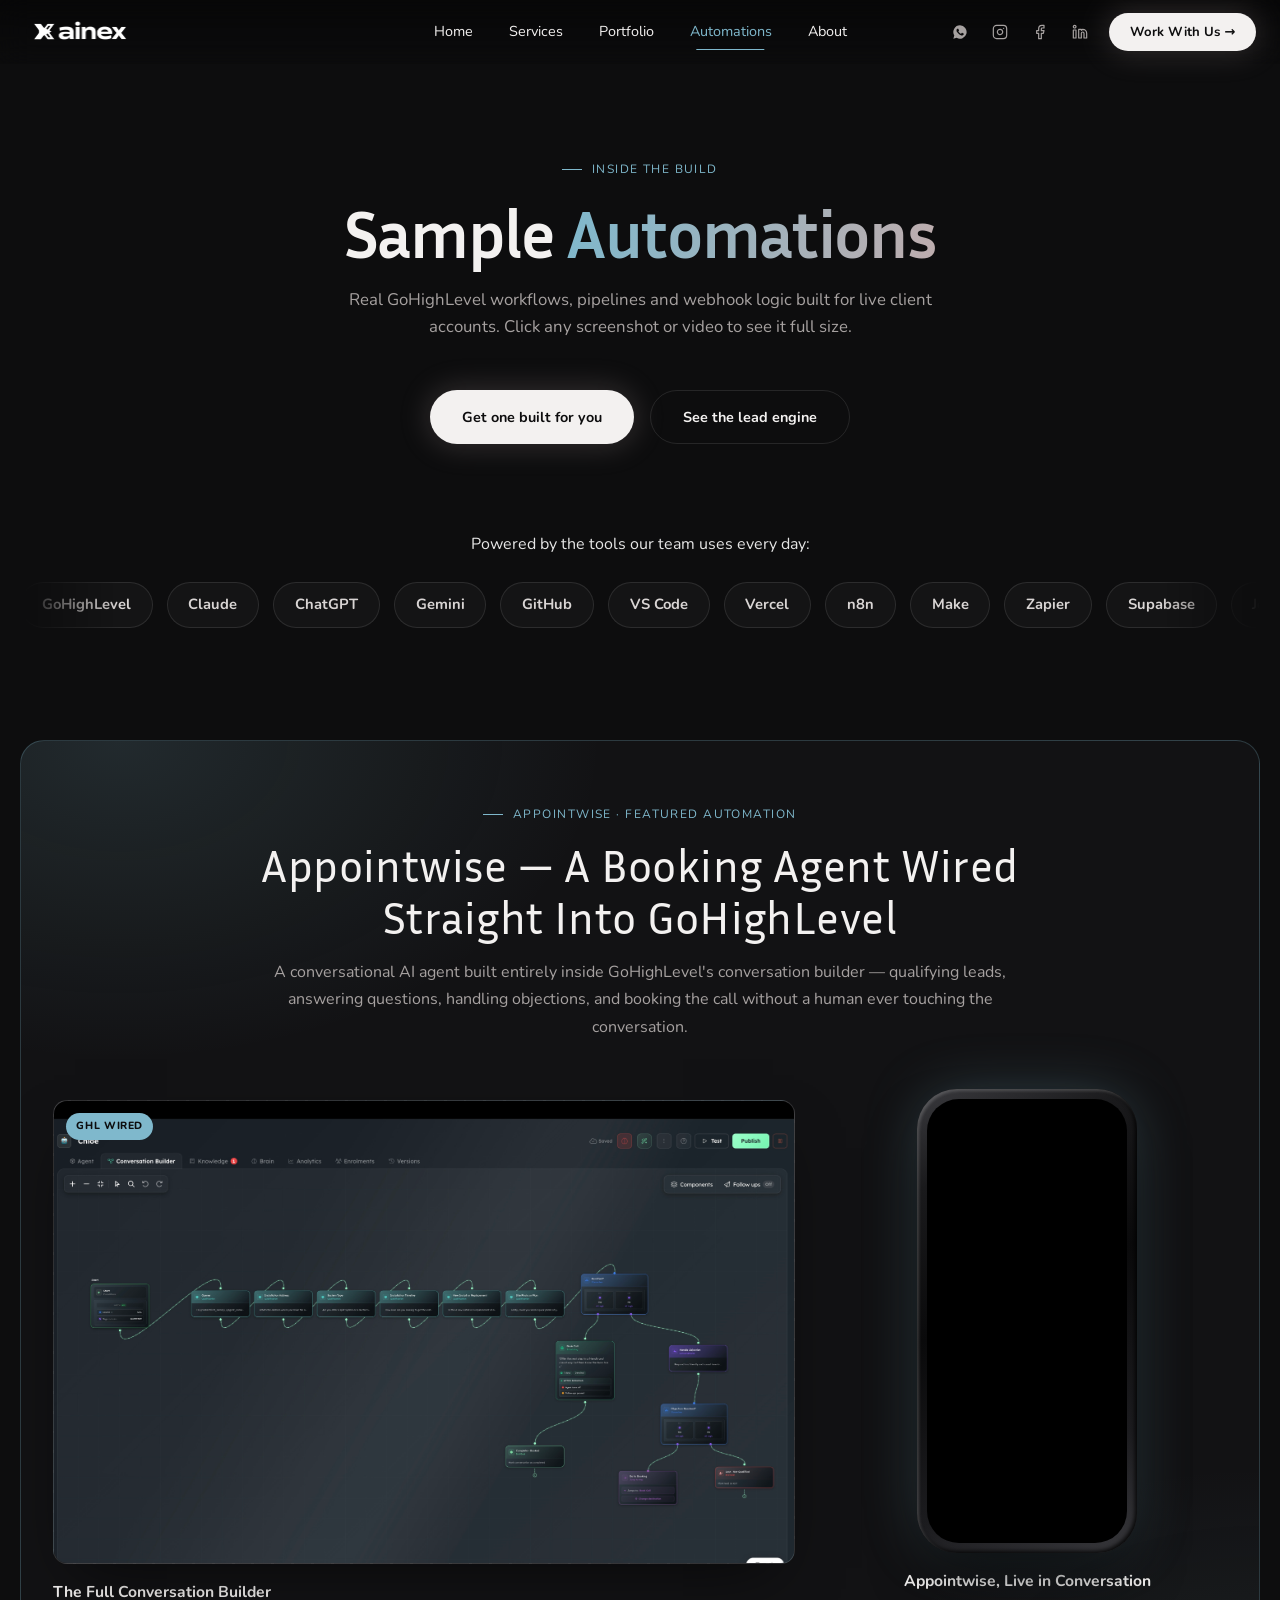
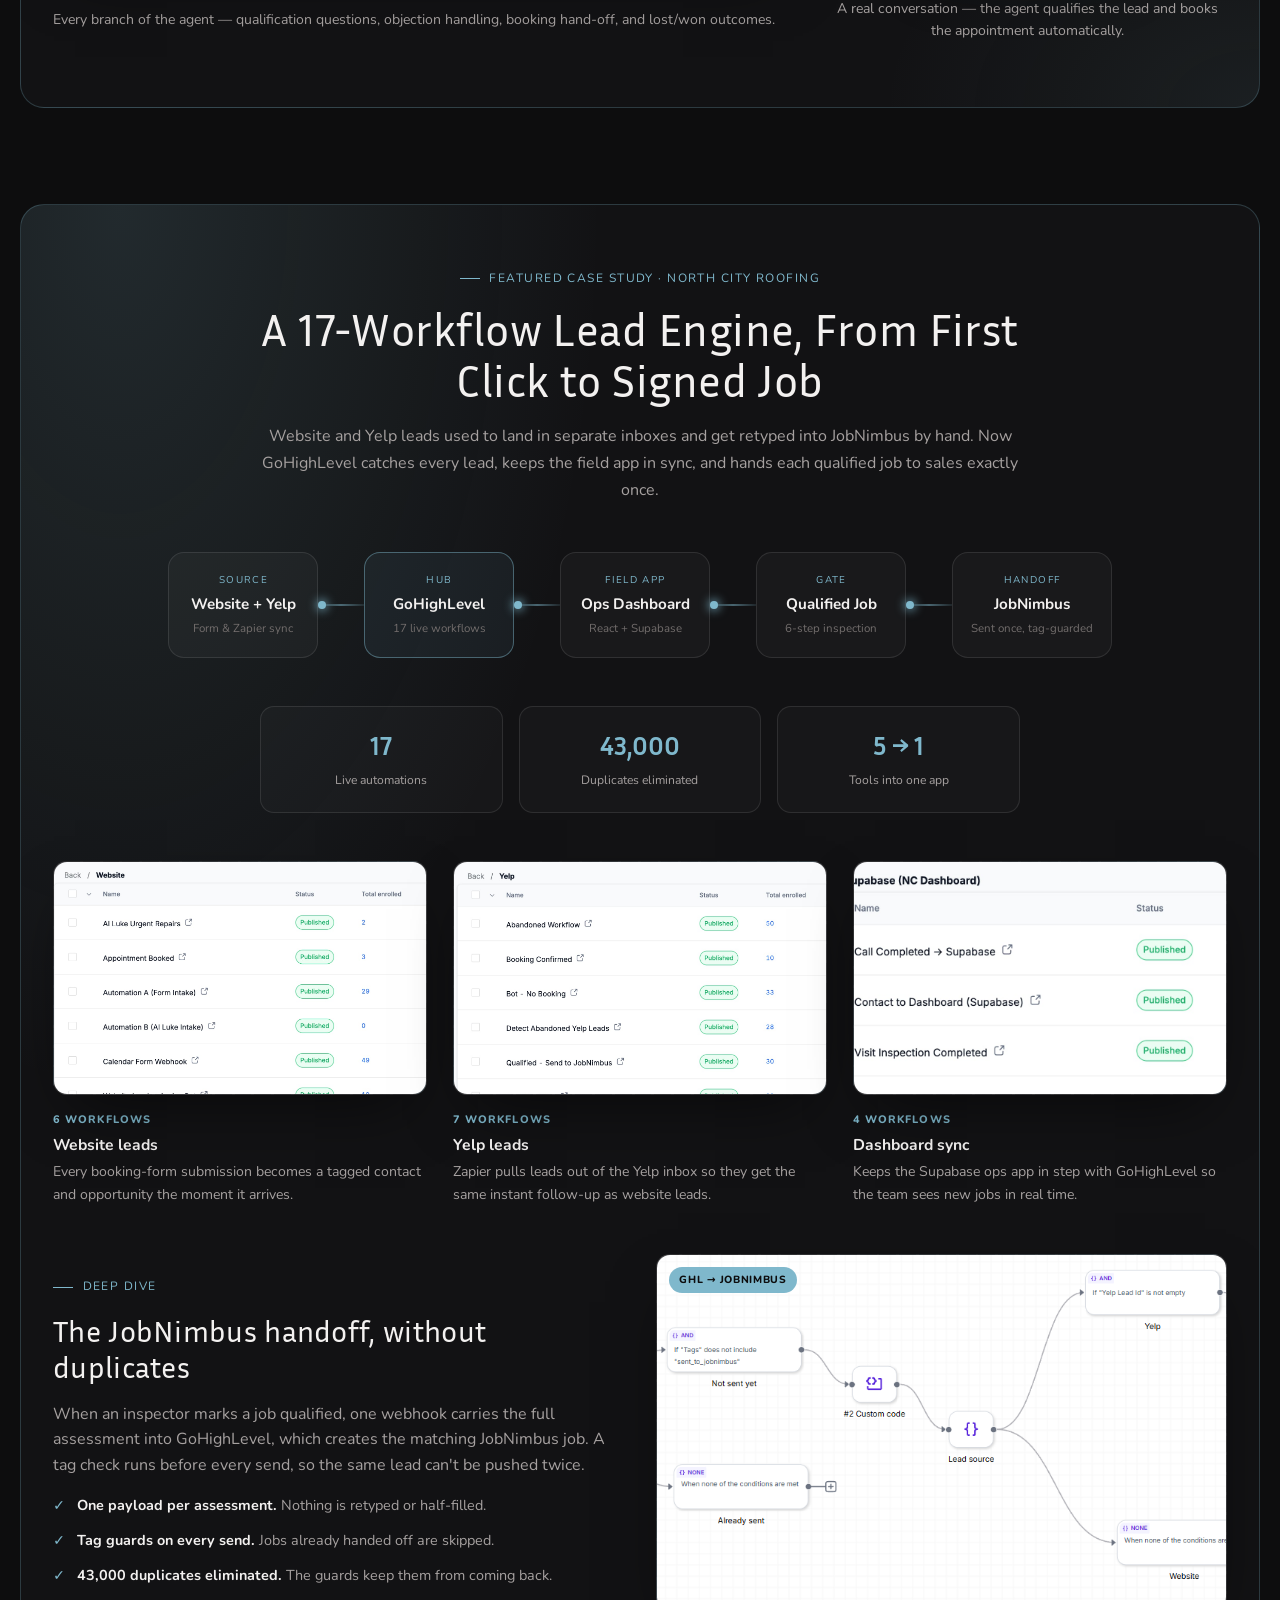
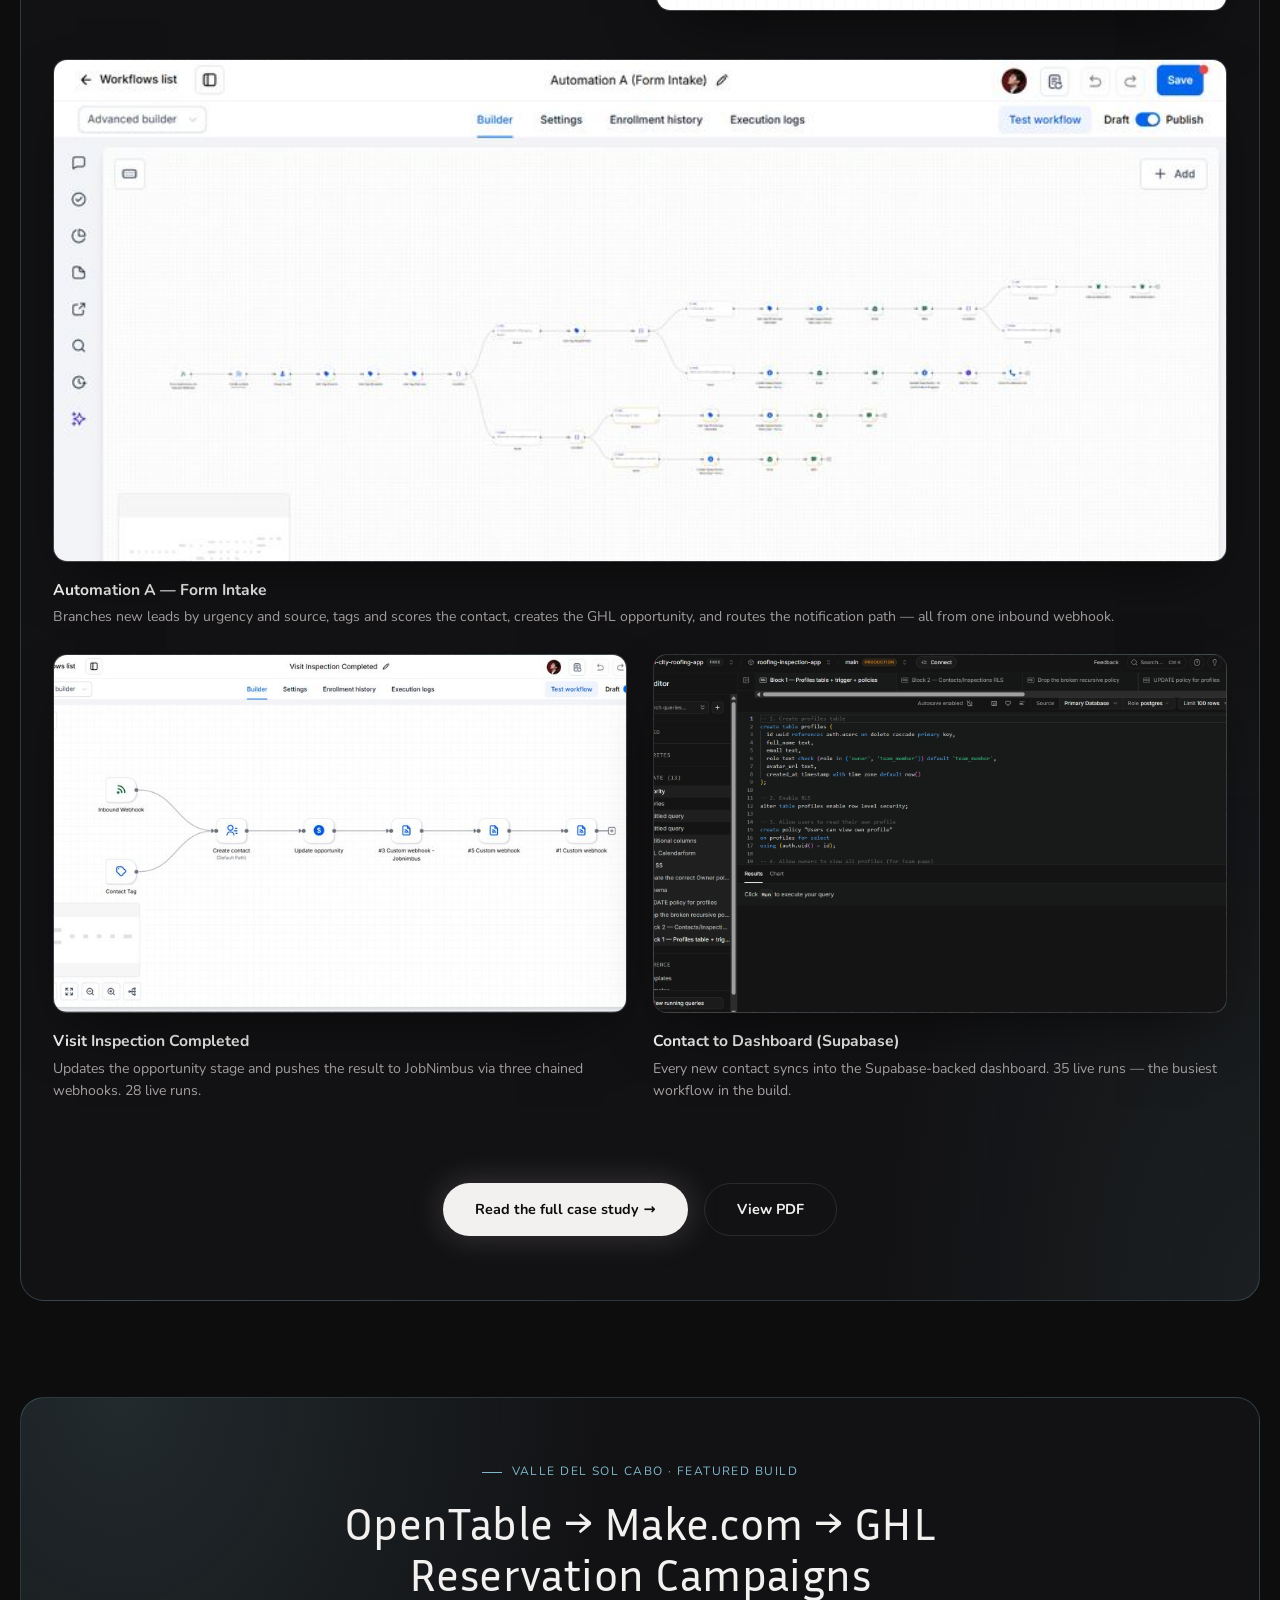
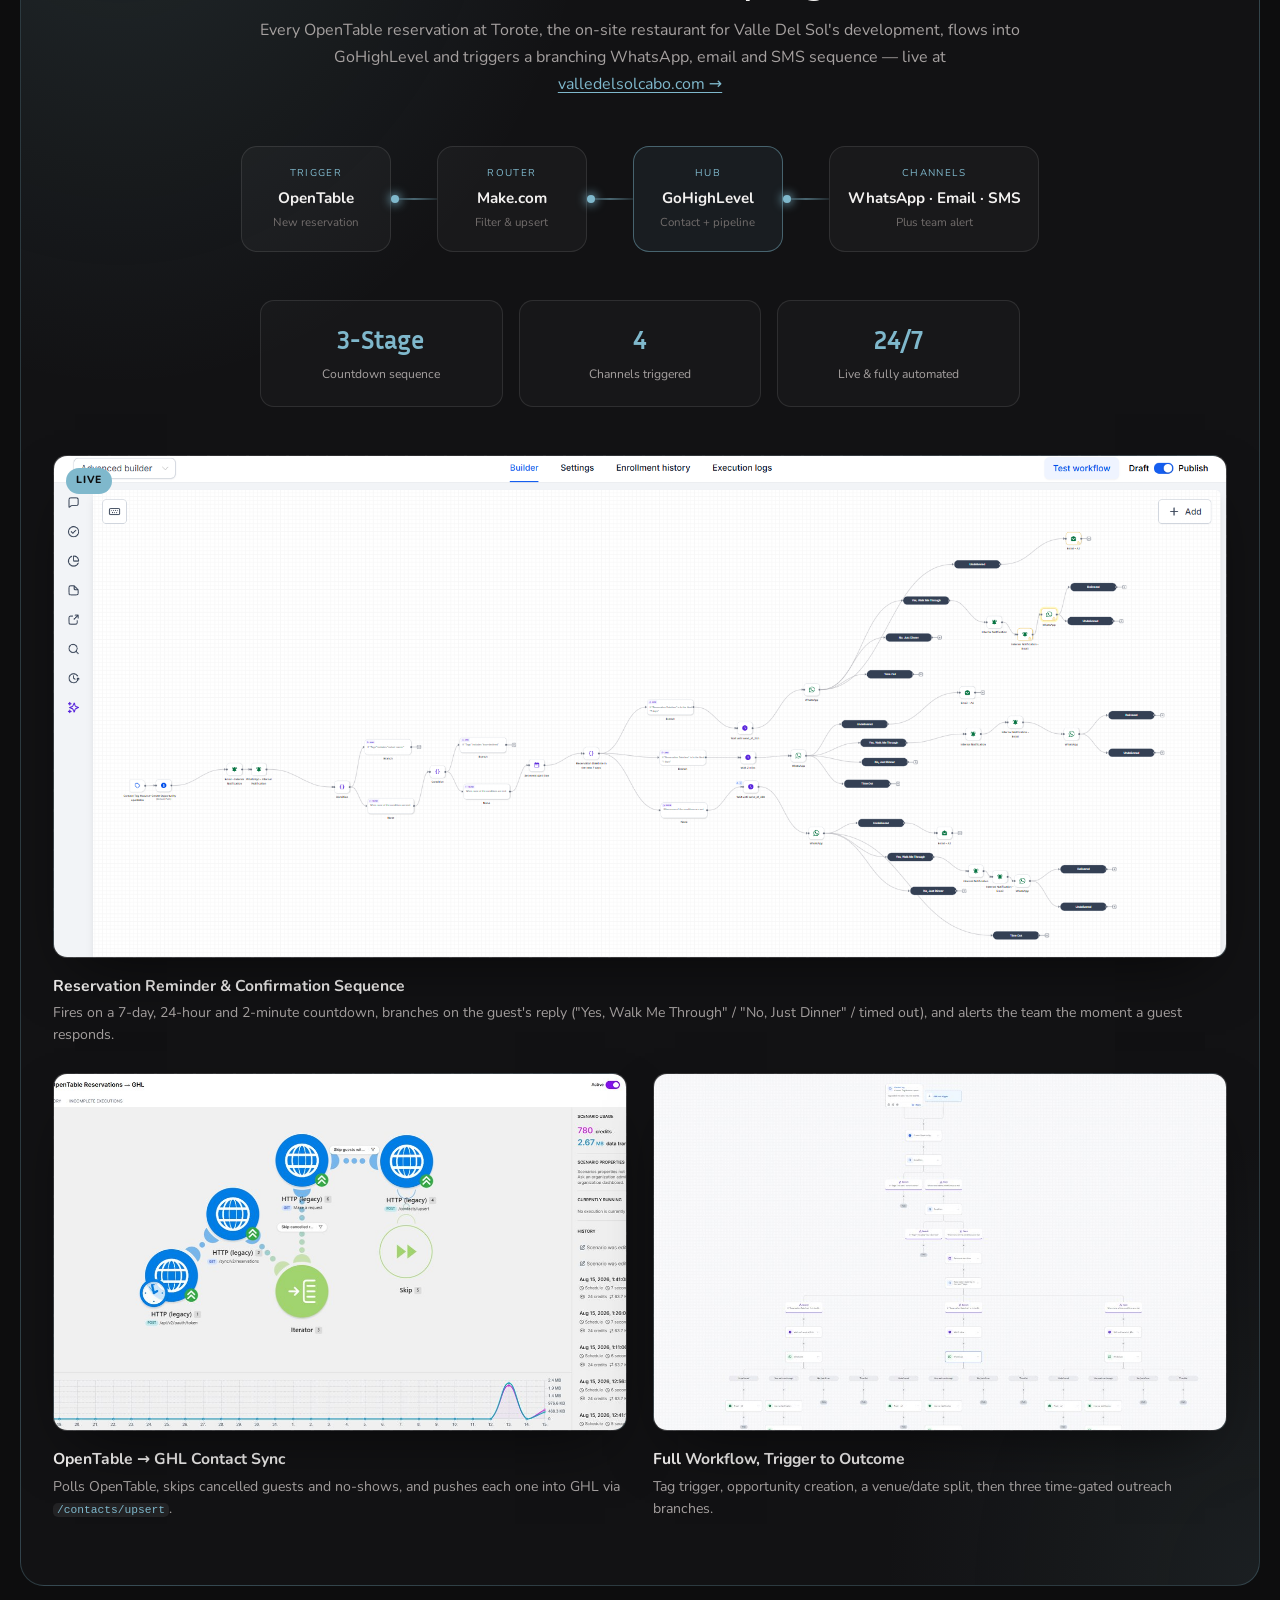
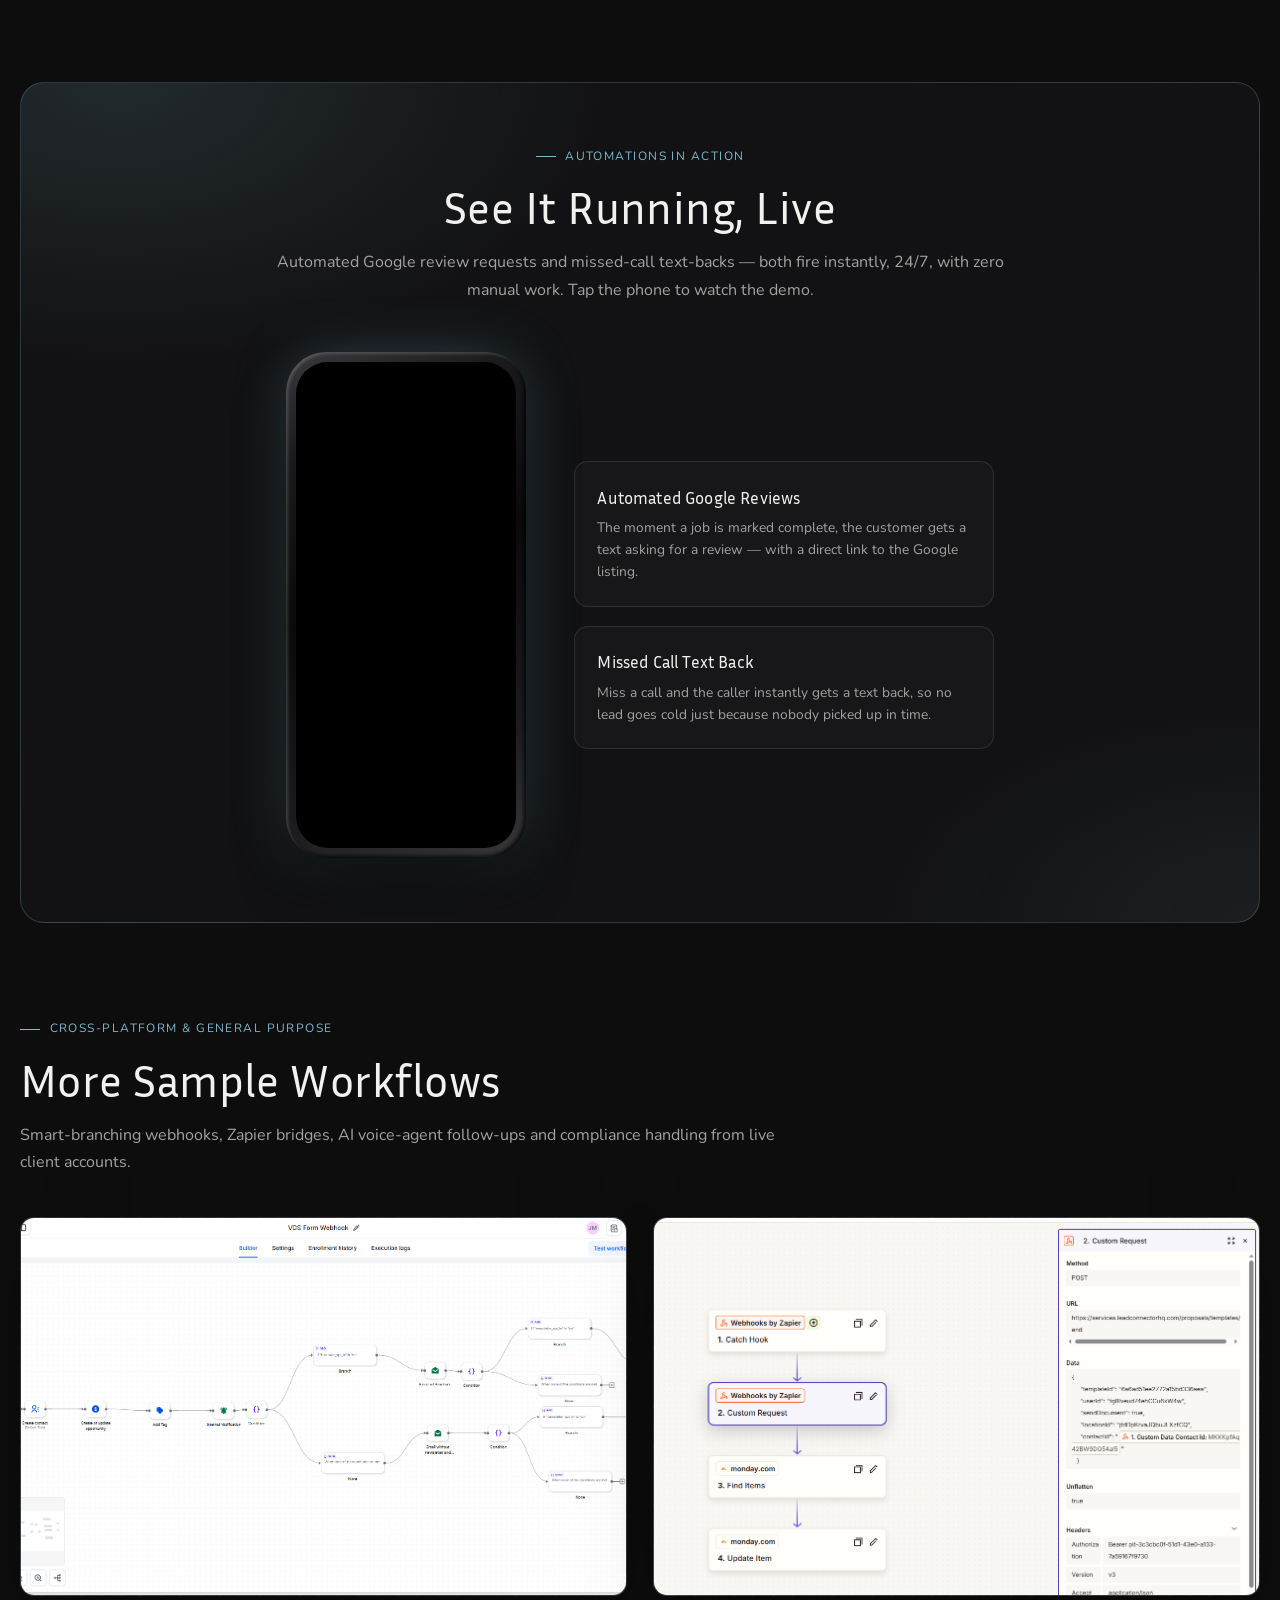
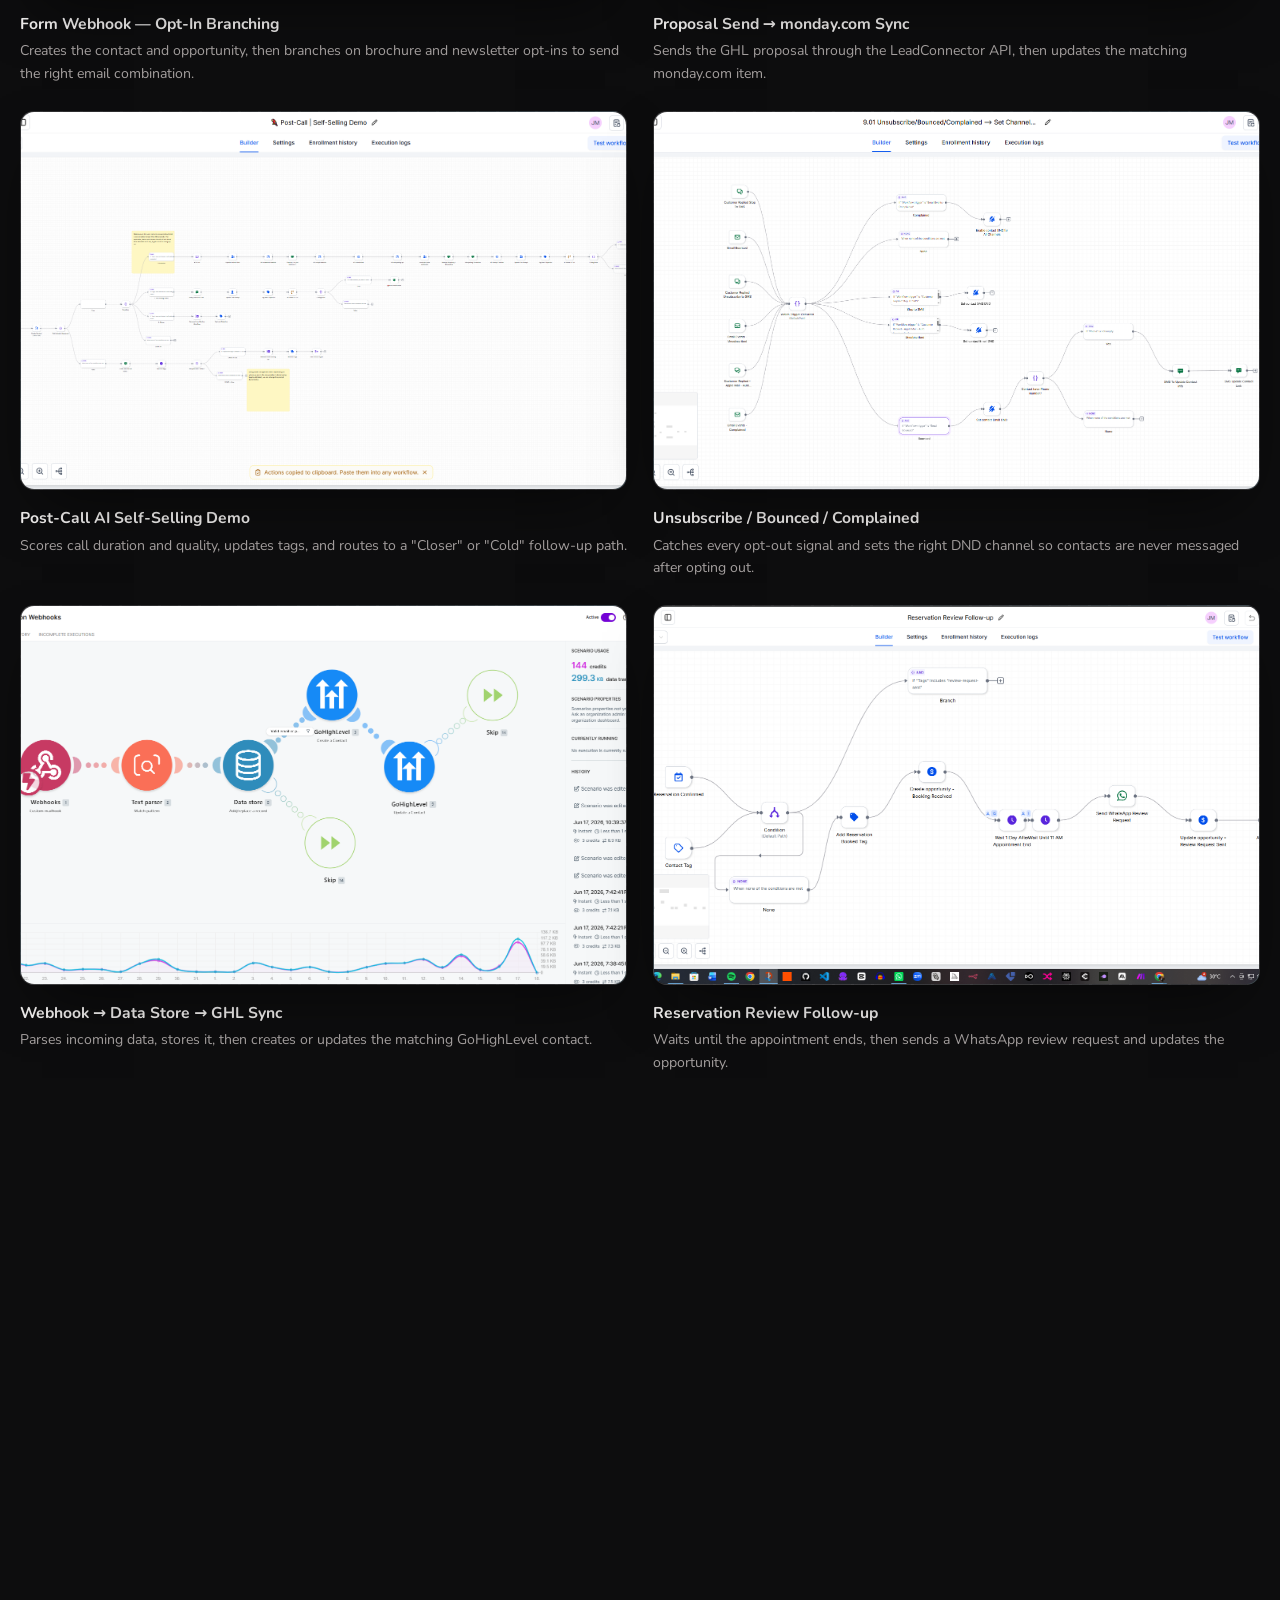
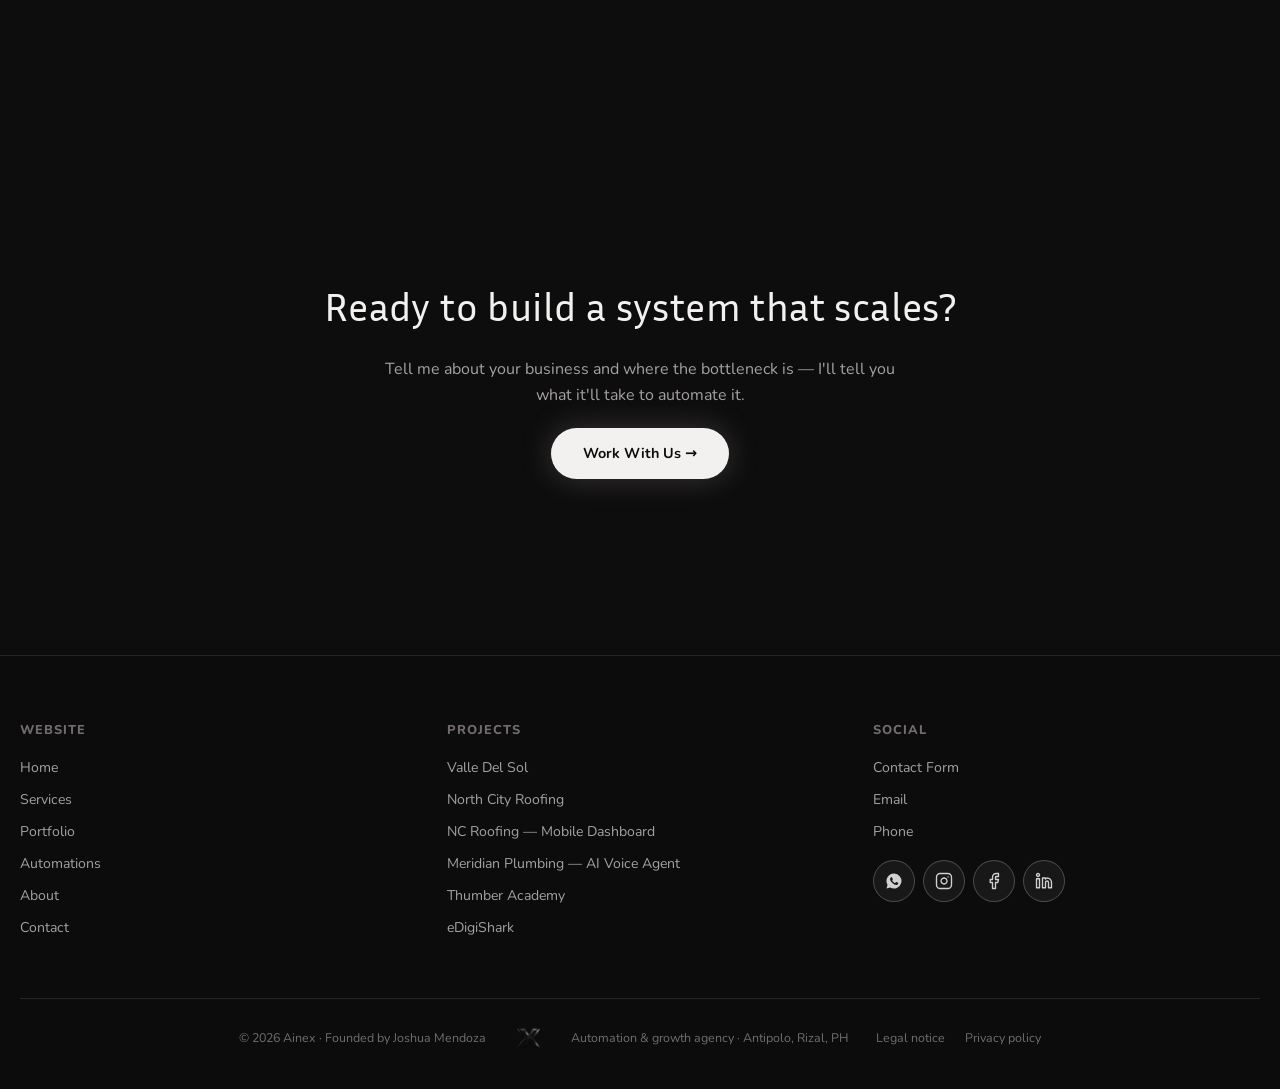
<file: htmls/workflows.html>
<!doctype html>
<html lang="en">
<head>
<meta charset="utf-8">
<meta name="viewport" content="width=device-width, initial-scale=1">
<title>Sample Automations — Joshua Mendoza | Ainex</title>
<meta name="description" content="Real GoHighLevel, Make.com and Zapier automations built for live client accounts — booking agents, lead engines, reservation campaigns and CRM syncs.">
<link rel="icon" href="/images/logo-x.png" type="image/png">
<link rel="preconnect" href="https://fonts.googleapis.com">
<link rel="preconnect" href="https://fonts.gstatic.com" crossorigin>
<link href="https://fonts.googleapis.com/css2?family=Inria+Sans:wght@400;700&family=Nunito:wght@400;600;700;800&display=swap" rel="stylesheet">
<link rel="stylesheet" href="workflows.css">
</head>
<body>

<!-- Background: same looping logo video as the homepage -->
<div class="ax-bg" aria-hidden="true">
  <video src="/videos/video.mp4" autoplay muted loop playsinline></video>
  <div class="ax-bg-overlay"></div>
</div>

<!-- ============ HEADER ============ -->
<header class="ax-header" id="axHeader">
  <a class="ax-brand" href="/index.html" aria-label="Ainex home">
    <img src="/images/ainex-logowhite.png" alt="Ainex" width="140" height="38">
  </a>

  <nav class="ax-nav" id="axNav" aria-label="Main">
    <a href="/index.html">Home</a>
    <a href="/htmls/services.html">Services</a>
    <a href="/htmls/portfolio.html">Portfolio</a>
    <a href="/htmls/workflows.html" class="is-active" aria-current="page">Automations</a>
    <a href="/htmls/about.html">About</a>
    <a href="/htmls/contact.html" class="ax-nav-cta">Work With Us →</a>
  </nav>

  <div class="ax-actions">
    <a class="ax-social" href="https://wa.me/639696171479" target="_blank" rel="noopener" aria-label="WhatsApp">
      <svg width="16" height="16" viewBox="0 0 24 24" fill="currentColor" aria-hidden="true"><path d="M12 2a10 10 0 0 0-8.6 15.1L2 22l5-1.3A10 10 0 1 0 12 2zm5.5 13.9c-.2.6-1.3 1.2-1.8 1.3-.5.1-1 .1-1.7-.1-.4-.1-.9-.3-1.5-.6-2.7-1.2-4.4-3.9-4.6-4.1-.1-.2-1.1-1.4-1.1-2.8s.7-2 1-2.3c.2-.3.5-.3.7-.3h.5c.2 0 .4 0 .6.5l.8 2c.1.1.1.3 0 .5l-.3.4-.4.5c-.1.1-.3.3-.1.5.2.3.7 1.1 1.5 1.8 1 .9 1.9 1.2 2.2 1.3.3.1.4.1.6-.1l.8-1c.2-.3.4-.2.6-.1l1.8.9c.3.1.4.2.5.3.1.1.1.6-.1 1.2z"/></svg>
    </a>
    <a class="ax-social" href="https://www.instagram.com/shuamndz/" target="_blank" rel="noopener" aria-label="Instagram">
      <svg width="16" height="16" viewBox="0 0 24 24" fill="none" stroke="currentColor" stroke-width="1.8" stroke-linecap="round" stroke-linejoin="round" aria-hidden="true"><rect x="2" y="2" width="20" height="20" rx="5"/><path d="M16 11.37A4 4 0 1 1 12.63 8 4 4 0 0 1 16 11.37z"/><line x1="17.5" y1="6.5" x2="17.51" y2="6.5"/></svg>
    </a>
    <a class="ax-social" href="https://www.facebook.com/shuamndz1123/" target="_blank" rel="noopener" aria-label="Facebook">
      <svg width="16" height="16" viewBox="0 0 24 24" fill="none" stroke="currentColor" stroke-width="1.8" stroke-linecap="round" stroke-linejoin="round" aria-hidden="true"><path d="M18 2h-3a5 5 0 0 0-5 5v3H7v4h3v8h4v-8h3l1-4h-4V7a1 1 0 0 1 1-1h3z"/></svg>
    </a>
    <a class="ax-social" href="https://www.linkedin.com/in/joshua-mendoza-461a23374/" target="_blank" rel="noopener" aria-label="LinkedIn">
      <svg width="16" height="16" viewBox="0 0 24 24" fill="none" stroke="currentColor" stroke-width="1.8" stroke-linecap="round" stroke-linejoin="round" aria-hidden="true"><path d="M16 8a6 6 0 0 1 6 6v7h-4v-7a2 2 0 0 0-4 0v7h-4V8h4v1.5A6 6 0 0 1 16 8z"/><rect x="2" y="9" width="4" height="12"/><circle cx="4" cy="4" r="2"/></svg>
    </a>
    <a class="ax-btn ax-btn-light ax-btn-sm" href="/htmls/contact.html">Work With Us →</a>
  </div>

  <button class="ax-burger" id="axBurger" aria-label="Open menu" aria-expanded="false" aria-controls="axNav">
    <span></span><span></span><span></span>
  </button>
</header>

<main>

  <!-- ============ BANNER ============ -->
  <section class="ax-banner">
    <span class="ax-eyebrow">Inside The Build</span>
    <h1>Sample <span class="ax-grad">Automations</span></h1>
    <p>Real GoHighLevel workflows, pipelines and webhook logic built for live client accounts. Click any screenshot or video to see it full size.</p>
    <div class="ax-row ax-center">
      <a class="ax-btn ax-btn-light" href="/htmls/contact.html">Get one built for you</a>
      <a class="ax-btn ax-btn-outline" href="#ncr">See the lead engine</a>
    </div>
  </section>

  <!-- ============ TOOLS ============ -->
  <section class="ax-tools" aria-label="Tools">
    <p class="ax-tools-label">Powered by the tools our team uses every day:</p>
    <div class="ax-marquee">
      <div class="ax-marquee-track" id="axMarquee">
        <span>GoHighLevel</span><span>Claude</span><span>ChatGPT</span><span>Gemini</span>
        <span>GitHub</span><span>VS Code</span><span>Vercel</span><span>n8n</span>
        <span>Make</span><span>Zapier</span><span>Supabase</span><span>JobNimbus</span>
        <span>OpenTable</span><span>monday.com</span><span>Manus</span>
      </div>
    </div>
  </section>

  <!-- ============ APPOINTWISE ============ -->
  <section class="ax-section" id="appointwise">
    <div class="ax-panel ax-reveal">
      <div class="ax-head ax-center">
        <span class="ax-eyebrow">Appointwise · Featured Automation</span>
        <h2>Appointwise — A Booking Agent Wired Straight Into GoHighLevel</h2>
        <p>A conversational AI agent built entirely inside GoHighLevel's conversation builder — qualifying leads, answering questions, handling objections, and booking the call without a human ever touching the conversation.</p>
      </div>

      <div class="ax-split">
        <figure class="ax-card">
          <button class="ax-shot" type="button" data-full="/New%20videos/appointwise-workflow.jpg">
            <img src="/New%20videos/appointwise-workflow.jpg" alt="Appointwise conversation builder inside GoHighLevel" loading="lazy">
            <span class="ax-tag">GHL Wired</span>
          </button>
          <figcaption>
            <strong>The Full Conversation Builder</strong>
            Every branch of the agent — qualification questions, objection handling, booking hand-off, and lost/won outcomes.
          </figcaption>
        </figure>

        <figure class="ax-card ax-phone-card">
          <button class="ax-phone" type="button" data-full="/New%20videos/appointwise-demo-video.mp4" data-type="video" aria-label="Watch the Appointwise demo full size">
            <video src="/New%20videos/appointwise-demo-video.mp4" autoplay muted loop playsinline></video>
            <span class="ax-play" aria-hidden="true">▶</span>
          </button>
          <figcaption>
            <strong>Appointwise, Live in Conversation</strong>
            A real conversation — the agent qualifies the lead and books the appointment automatically.
          </figcaption>
        </figure>
      </div>
    </div>
  </section>

  <!-- ============ NORTH CITY ROOFING ============ -->
  <section class="ax-section" id="ncr">
    <div class="ax-panel ax-reveal">
      <div class="ax-head ax-center">
        <span class="ax-eyebrow">Featured Case Study · North City Roofing</span>
        <h2>A 17-Workflow Lead Engine, From First Click to Signed Job</h2>
        <p>Website and Yelp leads used to land in separate inboxes and get retyped into JobNimbus by hand. Now GoHighLevel catches every lead, keeps the field app in sync, and hands each qualified job to sales exactly once.</p>
      </div>

      <div class="ax-flow" aria-label="Lead flow">
        <div class="ax-node"><small>Source</small><b>Website + Yelp</b><span>Form &amp; Zapier sync</span></div>
        <i class="ax-line" aria-hidden="true"></i>
        <div class="ax-node is-hub"><small>Hub</small><b>GoHighLevel</b><span>17 live workflows</span></div>
        <i class="ax-line" aria-hidden="true"></i>
        <div class="ax-node"><small>Field app</small><b>Ops Dashboard</b><span>React + Supabase</span></div>
        <i class="ax-line" aria-hidden="true"></i>
        <div class="ax-node"><small>Gate</small><b>Qualified Job</b><span>6-step inspection</span></div>
        <i class="ax-line" aria-hidden="true"></i>
        <div class="ax-node"><small>Handoff</small><b>JobNimbus</b><span>Sent once, tag-guarded</span></div>
      </div>

      <div class="ax-stats">
        <div class="ax-stat"><strong data-count="17">17</strong><span>Live automations</span></div>
        <div class="ax-stat"><strong data-count="43000">43,000</strong><span>Duplicates eliminated</span></div>
        <div class="ax-stat"><strong>5 → 1</strong><span>Tools into one app</span></div>
      </div>

      <div class="ax-grid ax-grid-3">
        <figure class="ax-card">
          <button class="ax-shot" type="button" data-full="/assets/case-studies/north-city-roofing/ncr-workflows-website.webp">
            <img src="/assets/case-studies/north-city-roofing/ncr-workflows-website.webp" alt="The six website lead workflows" loading="lazy">
          </button>
          <figcaption><em>6 workflows</em><strong>Website leads</strong>Every booking-form submission becomes a tagged contact and opportunity the moment it arrives.</figcaption>
        </figure>
        <figure class="ax-card">
          <button class="ax-shot" type="button" data-full="/assets/case-studies/north-city-roofing/ncr-workflows-yelp.webp">
            <img src="/assets/case-studies/north-city-roofing/ncr-workflows-yelp.webp" alt="The seven Yelp lead workflows" loading="lazy">
          </button>
          <figcaption><em>7 workflows</em><strong>Yelp leads</strong>Zapier pulls leads out of the Yelp inbox so they get the same instant follow-up as website leads.</figcaption>
        </figure>
        <figure class="ax-card">
          <button class="ax-shot" type="button" data-full="/assets/case-studies/north-city-roofing/ncr-workflows-supabase.webp">
            <img src="/assets/case-studies/north-city-roofing/ncr-workflows-supabase.webp" alt="The four Supabase dashboard sync workflows" loading="lazy">
          </button>
          <figcaption><em>4 workflows</em><strong>Dashboard sync</strong>Keeps the Supabase ops app in step with GoHighLevel so the team sees new jobs in real time.</figcaption>
        </figure>
      </div>

      <div class="ax-split ax-split-copy">
        <div class="ax-copy">
          <span class="ax-eyebrow">Deep Dive</span>
          <h3>The JobNimbus handoff, without duplicates</h3>
          <p>When an inspector marks a job qualified, one webhook carries the full assessment into GoHighLevel, which creates the matching JobNimbus job. A tag check runs before every send, so the same lead can't be pushed twice.</p>
          <ul class="ax-checks">
            <li><strong>One payload per assessment.</strong> Nothing is retyped or half-filled.</li>
            <li><strong>Tag guards on every send.</strong> Jobs already handed off are skipped.</li>
            <li><strong>43,000 duplicates eliminated.</strong> The guards keep them from coming back.</li>
          </ul>
        </div>
        <figure class="ax-card">
          <button class="ax-shot" type="button" data-full="/assets/case-studies/north-city-roofing/ncr-ghl-jobnimbus-workflow.webp">
            <img src="/assets/case-studies/north-city-roofing/ncr-ghl-jobnimbus-workflow.webp" alt="GoHighLevel workflow that sends qualified jobs to JobNimbus" loading="lazy">
            <span class="ax-tag">GHL → JobNimbus</span>
          </button>
        </figure>
      </div>

      <div class="ax-grid ax-grid-2">
        <figure class="ax-card ax-wide">
          <button class="ax-shot ax-shot-wide" type="button" data-full="/images/nc-automation-formintake.jpg">
            <img src="/images/nc-automation-formintake.jpg" alt="North City Roofing form intake workflow" loading="lazy">
          </button>
          <figcaption><strong>Automation A — Form Intake</strong>Branches new leads by urgency and source, tags and scores the contact, creates the GHL opportunity, and routes the notification path — all from one inbound webhook.</figcaption>
        </figure>
        <figure class="ax-card">
          <button class="ax-shot" type="button" data-full="/images/nc-automation-visitinspection.jpg">
            <img src="/images/nc-automation-visitinspection.jpg" alt="Visit Inspection Completed workflow" loading="lazy">
          </button>
          <figcaption><strong>Visit Inspection Completed</strong>Updates the opportunity stage and pushes the result to JobNimbus via three chained webhooks. 28 live runs.</figcaption>
        </figure>
        <figure class="ax-card">
          <button class="ax-shot" type="button" data-full="/images/supabase.png">
            <img src="/images/supabase.png" alt="North City Roofing dashboard sign-in screen" loading="lazy">
          </button>
          <figcaption><strong>Contact to Dashboard (Supabase)</strong>Every new contact syncs into the Supabase-backed dashboard. 35 live runs — the busiest workflow in the build.</figcaption>
        </figure>
      </div>

      <div class="ax-row ax-center">
        <a class="ax-btn ax-btn-light" href="/case-study-north-city-roofing.html">Read the full case study →</a>
        <a class="ax-btn ax-btn-outline" href="/assets/case-studies/north-city-roofing/north-city-roofing-case-study.pdf" target="_blank" rel="noopener">View PDF</a>
      </div>
    </div>
  </section>

  <!-- ============ VALLE DEL SOL ============ -->
  <section class="ax-section" id="valle-del-sol">
    <div class="ax-panel ax-reveal">
      <div class="ax-head ax-center">
        <span class="ax-eyebrow">Valle Del Sol Cabo · Featured Build</span>
        <h2>OpenTable → Make.com → GHL Reservation Campaigns</h2>
        <p>Every OpenTable reservation at Torote, the on-site restaurant for Valle Del Sol's development, flows into GoHighLevel and triggers a branching WhatsApp, email and SMS sequence — live at <a href="https://valledelsolcabo.com" target="_blank" rel="noopener">valledelsolcabo.com →</a></p>
      </div>

      <div class="ax-flow" aria-label="Reservation flow">
        <div class="ax-node"><small>Trigger</small><b>OpenTable</b><span>New reservation</span></div>
        <i class="ax-line" aria-hidden="true"></i>
        <div class="ax-node"><small>Router</small><b>Make.com</b><span>Filter &amp; upsert</span></div>
        <i class="ax-line" aria-hidden="true"></i>
        <div class="ax-node is-hub"><small>Hub</small><b>GoHighLevel</b><span>Contact + pipeline</span></div>
        <i class="ax-line" aria-hidden="true"></i>
        <div class="ax-node"><small>Channels</small><b>WhatsApp · Email · SMS</b><span>Plus team alert</span></div>
      </div>

      <div class="ax-stats">
        <div class="ax-stat"><strong>3-Stage</strong><span>Countdown sequence</span></div>
        <div class="ax-stat"><strong>4</strong><span>Channels triggered</span></div>
        <div class="ax-stat"><strong>24/7</strong><span>Live &amp; fully automated</span></div>
      </div>

      <div class="ax-grid ax-grid-2">
        <figure class="ax-card ax-wide">
          <button class="ax-shot ax-shot-wide" type="button" data-full="/images/complex-workflows.png">
            <img src="/images/complex-workflows.png" alt="GoHighLevel reservation reminder campaign with branching WhatsApp, email and SMS" loading="lazy">
            <span class="ax-tag">Live</span>
          </button>
          <figcaption><strong>Reservation Reminder &amp; Confirmation Sequence</strong>Fires on a 7-day, 24-hour and 2-minute countdown, branches on the guest's reply ("Yes, Walk Me Through" / "No, Just Dinner" / timed out), and alerts the team the moment a guest responds.</figcaption>
        </figure>
        <figure class="ax-card">
          <button class="ax-shot" type="button" data-full="/images/vds-automation-opentable-make-scenario.jpg">
            <img src="/images/vds-automation-opentable-make-scenario.jpg" alt="Make.com scenario syncing OpenTable reservations into GoHighLevel" loading="lazy">
          </button>
          <figcaption><strong>OpenTable → GHL Contact Sync</strong>Polls OpenTable, skips cancelled guests and no-shows, and pushes each one into GHL via <code>/contacts/upsert</code>.</figcaption>
        </figure>
        <figure class="ax-card">
          <button class="ax-shot" type="button" data-full="/images/vds-automation-workflow-overview.jpg">
            <img src="/images/vds-automation-workflow-overview.jpg" alt="Full reservation workflow tree" loading="lazy">
          </button>
          <figcaption><strong>Full Workflow, Trigger to Outcome</strong>Tag trigger, opportunity creation, a venue/date split, then three time-gated outreach branches.</figcaption>
        </figure>
      </div>
    </div>
  </section>

  <!-- ============ AUTOMATIONS IN ACTION ============ -->
  <section class="ax-section" id="in-action">
    <div class="ax-panel ax-reveal">
      <div class="ax-head ax-center">
        <span class="ax-eyebrow">Automations In Action</span>
        <h2>See It Running, Live</h2>
        <p>Automated Google review requests and missed-call text-backs — both fire instantly, 24/7, with zero manual work. Tap the phone to watch the demo.</p>
      </div>
      <div class="ax-action">
        <button class="ax-phone ax-phone-lg" type="button" data-full="/videos/phone-demo.mp4" data-type="video" aria-label="Watch the automation demo full size">
          <video src="/videos/phone-demo.mp4" autoplay muted loop playsinline></video>
          <span class="ax-play" aria-hidden="true">▶</span>
        </button>
        <div class="ax-features">
          <div class="ax-feature">
            <h4>Automated Google Reviews</h4>
            <p>The moment a job is marked complete, the customer gets a text asking for a review — with a direct link to the Google listing.</p>
          </div>
          <div class="ax-feature">
            <h4>Missed Call Text Back</h4>
            <p>Miss a call and the caller instantly gets a text back, so no lead goes cold just because nobody picked up in time.</p>
          </div>
        </div>
      </div>
    </div>
  </section>

  <!-- ============ MORE WORKFLOWS ============ -->
  <section class="ax-section" id="more">
    <div class="ax-head ax-reveal">
      <span class="ax-eyebrow">Cross-Platform &amp; General Purpose</span>
      <h2>More Sample Workflows</h2>
      <p>Smart-branching webhooks, Zapier bridges, AI voice-agent follow-ups and compliance handling from live client accounts.</p>
    </div>
    <div class="ax-grid ax-grid-2">
      <figure class="ax-card ax-reveal">
        <button class="ax-shot" type="button" data-full="/images/vds-automation-webhook.png">
          <img src="/images/vds-automation-webhook.png" alt="Form webhook workflow with opt-in branching" loading="lazy">
        </button>
        <figcaption><strong>Form Webhook — Opt-In Branching</strong>Creates the contact and opportunity, then branches on brochure and newsletter opt-ins to send the right email combination.</figcaption>
      </figure>
      <figure class="ax-card ax-reveal">
        <button class="ax-shot" type="button" data-full="/images/zapier-monday-proposal-sync.png">
          <img src="/images/zapier-monday-proposal-sync.png" alt="Zapier workflow sending a GHL proposal and syncing monday.com" loading="lazy">
        </button>
        <figcaption><strong>Proposal Send → monday.com Sync</strong>Sends the GHL proposal through the LeadConnector API, then updates the matching monday.com item.</figcaption>
      </figure>
      <figure class="ax-card ax-reveal">
        <button class="ax-shot" type="button" data-full="/automations/automation-callagent.png">
          <img src="/automations/automation-callagent.png" alt="AI voice agent post-call workflow" loading="lazy">
        </button>
        <figcaption><strong>Post-Call AI Self-Selling Demo</strong>Scores call duration and quality, updates tags, and routes to a "Closer" or "Cold" follow-up path.</figcaption>
      </figure>
      <figure class="ax-card ax-reveal">
        <button class="ax-shot" type="button" data-full="/automations/automation-compliance.png">
          <img src="/automations/automation-compliance.png" alt="Opt-out compliance workflow" loading="lazy">
        </button>
        <figcaption><strong>Unsubscribe / Bounced / Complained</strong>Catches every opt-out signal and sets the right DND channel so contacts are never messaged after opting out.</figcaption>
      </figure>
      <figure class="ax-card ax-reveal">
        <button class="ax-shot" type="button" data-full="/automations/automation-webhook.png">
          <img src="/automations/automation-webhook.png" alt="Make.com webhook to GoHighLevel sync scenario" loading="lazy">
        </button>
        <figcaption><strong>Webhook → Data Store → GHL Sync</strong>Parses incoming data, stores it, then creates or updates the matching GoHighLevel contact.</figcaption>
      </figure>
      <figure class="ax-card ax-reveal">
        <button class="ax-shot" type="button" data-full="/automations/automation-reservation.png">
          <img src="/automations/automation-reservation.png" alt="Reservation review follow-up workflow" loading="lazy">
        </button>
        <figcaption><strong>Reservation Review Follow-up</strong>Waits until the appointment ends, then sends a WhatsApp review request and updates the opportunity.</figcaption>
      </figure>
      <figure class="ax-card ax-wide ax-reveal">
        <button class="ax-shot ax-shot-wide" type="button" data-full="/automations/automation-appointment.png">
          <img src="/automations/automation-appointment.png" alt="Appointment confirmation and follow-up workflow" loading="lazy">
        </button>
        <figcaption><strong>Appointment Confirmation &amp; Follow-up</strong>New booking vs. reschedule branching, confirmation emails, 24-hour reminders, and post-appointment review tracking in one build.</figcaption>
      </figure>
    </div>
  </section>

  <!-- ============ CTA ============ -->
  <section class="ax-cta ax-reveal">
    <h2>Ready to build a system that scales?</h2>
    <p>Tell me about your business and where the bottleneck is — I'll tell you what it'll take to automate it.</p>
    <a class="ax-btn ax-btn-light" href="/htmls/contact.html">Work With Us →</a>
  </section>
</main>

<!-- ============ FOOTER ============ -->
<footer class="ax-footer">
  <div class="ax-footer-grid">
    <div class="ax-footer-col">
      <h5>Website</h5>
      <a href="/index.html">Home</a>
      <a href="/htmls/services.html">Services</a>
      <a href="/htmls/portfolio.html">Portfolio</a>
      <a href="/htmls/workflows.html">Automations</a>
      <a href="/htmls/about.html">About</a>
      <a href="/htmls/contact.html">Contact</a>
    </div>
    <div class="ax-footer-col">
      <h5>Projects</h5>
      <a href="/htmls/portfolio.html#valle-del-sol">Valle Del Sol</a>
      <a href="/htmls/portfolio.html#north-city-roofing">North City Roofing</a>
      <a href="/htmls/portfolio.html#nc-mobile-dashboard">NC Roofing — Mobile Dashboard</a>
      <a href="/htmls/portfolio.html#meridian-plumbing">Meridian Plumbing — AI Voice Agent</a>
      <a href="https://thumberacademy.com/" target="_blank" rel="noopener">Thumber Academy</a>
      <a href="https://edigishark.com/" target="_blank" rel="noopener">eDigiShark</a>
    </div>
    <div class="ax-footer-col">
      <h5>Social</h5>
      <a href="/htmls/contact.html">Contact Form</a>
      <a href="mailto:shuakai15@gmail.com">Email</a>
      <a href="tel:+639696171479">Phone</a>
      <div class="ax-footer-social">
        <a class="ax-social" href="https://wa.me/639696171479" target="_blank" rel="noopener" aria-label="WhatsApp"><svg width="18" height="18" viewBox="0 0 24 24" fill="currentColor" aria-hidden="true"><path d="M12 2a10 10 0 0 0-8.6 15.1L2 22l5-1.3A10 10 0 1 0 12 2zm5.5 13.9c-.2.6-1.3 1.2-1.8 1.3-.5.1-1 .1-1.7-.1-.4-.1-.9-.3-1.5-.6-2.7-1.2-4.4-3.9-4.6-4.1-.1-.2-1.1-1.4-1.1-2.8s.7-2 1-2.3c.2-.3.5-.3.7-.3h.5c.2 0 .4 0 .6.5l.8 2c.1.1.1.3 0 .5l-.3.4-.4.5c-.1.1-.3.3-.1.5.2.3.7 1.1 1.5 1.8 1 .9 1.9 1.2 2.2 1.3.3.1.4.1.6-.1l.8-1c.2-.3.4-.2.6-.1l1.8.9c.3.1.4.2.5.3.1.1.1.6-.1 1.2z"/></svg></a>
        <a class="ax-social" href="https://www.instagram.com/shuamndz/" target="_blank" rel="noopener" aria-label="Instagram"><svg width="18" height="18" viewBox="0 0 24 24" fill="none" stroke="currentColor" stroke-width="1.8" stroke-linecap="round" stroke-linejoin="round" aria-hidden="true"><rect x="2" y="2" width="20" height="20" rx="5"/><path d="M16 11.37A4 4 0 1 1 12.63 8 4 4 0 0 1 16 11.37z"/><line x1="17.5" y1="6.5" x2="17.51" y2="6.5"/></svg></a>
        <a class="ax-social" href="https://www.facebook.com/shuamndz1123/" target="_blank" rel="noopener" aria-label="Facebook"><svg width="18" height="18" viewBox="0 0 24 24" fill="none" stroke="currentColor" stroke-width="1.8" stroke-linecap="round" stroke-linejoin="round" aria-hidden="true"><path d="M18 2h-3a5 5 0 0 0-5 5v3H7v4h3v8h4v-8h3l1-4h-4V7a1 1 0 0 1 1-1h3z"/></svg></a>
        <a class="ax-social" href="https://www.linkedin.com/in/joshua-mendoza-461a23374/" target="_blank" rel="noopener" aria-label="LinkedIn"><svg width="18" height="18" viewBox="0 0 24 24" fill="none" stroke="currentColor" stroke-width="1.8" stroke-linecap="round" stroke-linejoin="round" aria-hidden="true"><path d="M16 8a6 6 0 0 1 6 6v7h-4v-7a2 2 0 0 0-4 0v7h-4V8h4v1.5A6 6 0 0 1 16 8z"/><rect x="2" y="9" width="4" height="12"/><circle cx="4" cy="4" r="2"/></svg></a>
      </div>
    </div>
  </div>
  <div class="ax-footer-bottom">
    <span>© <span id="axYear">2026</span> Ainex · Founded by Joshua Mendoza</span>
    <img src="/images/logo-x.png" alt="" width="22" height="22">
    <span>Automation &amp; growth agency · Antipolo, Rizal, PH</span>
    <span class="ax-legal"><a href="/htmls/legal-notice.html">Legal notice</a><a href="/htmls/privacy-policy.html">Privacy policy</a></span>
  </div>
</footer>

<!-- Full-size viewer -->
<div class="ax-lightbox" id="axLightbox" role="dialog" aria-modal="true" aria-label="Full-size preview" hidden>
  <button class="ax-lightbox-close" type="button" aria-label="Close">✕</button>
  <div class="ax-lightbox-body" id="axLightboxBody"></div>
</div>

<script src="workflows.js"></script>
</body>
</html>
</file>
<file: htmls/workflows.css>
/* =========================================================
   Ainex · Automations page (standalone)
   Matches ainex.digital: dark metal palette, ice-blue accent,
   Inria Sans display + Nunito body.
   ========================================================= */
:root{
  --bg:#0d0d0e; --bg2:#151517;
  --panel:rgba(255,255,255,.045); --panel-border:rgba(255,255,255,.1);
  --text:#f3f1f0; --muted:#a6a1a0; --muted-2:#726d6c;
  --metal-1:#2c2c2f; --metal-hi:#beadae;
  --accent:#3d535e; --accent-bright:#7fb8cc;
  --radius:14px; --ease:cubic-bezier(.22,1,.36,1); --maxw:1240px;
  --font-display:'Inria Sans', system-ui, sans-serif;
  --font-body:'Nunito', system-ui, sans-serif;
}

*,*::before,*::after{box-sizing:border-box}
html,body{margin:0;padding:0}
html{background:var(--bg);scroll-behavior:smooth}
body{font-family:var(--font-body);color:var(--text);background:var(--bg);overflow-x:hidden;line-height:1.6}
body.ax-menu-open,body.ax-lb-open{overflow:hidden}
h1,h2,h3,h4,h5{font-family:var(--font-display);font-weight:400;margin:0;letter-spacing:.01em}
p,figure{margin:0}
a{color:inherit;text-decoration:none}
img,video{max-width:100%;display:block}
svg{flex:none}
button{font:inherit;color:inherit;background:none;border:0;padding:0;cursor:pointer}
::selection{background:var(--accent-bright);color:var(--bg)}
:focus-visible{outline:2px solid var(--accent-bright);outline-offset:3px}

/* ---------- Background video ---------- */
.ax-bg{position:fixed;inset:0;z-index:-2;overflow:hidden}
.ax-bg video{width:100%;height:100%;object-fit:cover}
.ax-bg-overlay{position:absolute;inset:0;background:rgba(5,5,6,.72)}

/* ---------- Header ---------- */
.ax-header{position:fixed;top:0;left:0;right:0;z-index:50;height:64px;display:flex;align-items:center;justify-content:space-between;gap:16px;padding:0 24px;-webkit-backdrop-filter:blur(16px);backdrop-filter:blur(16px);background:linear-gradient(to bottom,rgba(0,0,0,.45),rgba(0,0,0,.08));transition:background-color .3s,box-shadow .3s}
.ax-header.is-scrolled{background:rgba(10,10,11,.82);box-shadow:0 10px 30px -20px #000}
.ax-brand img{height:38px;width:auto;object-fit:contain}
.ax-nav{display:flex;align-items:center;gap:4px;position:absolute;left:50%;transform:translateX(-50%)}
.ax-nav a{position:relative;padding:.5rem 1rem;font-size:.9rem;color:var(--text);transition:color .2s}
.ax-nav a::after{content:"";position:absolute;left:50%;bottom:2px;height:1px;width:0;background:var(--accent-bright);transform:translateX(-50%);transition:width .3s var(--ease)}
.ax-nav a:hover::after,.ax-nav a.is-active::after{width:60%}
.ax-nav a.is-active{color:var(--accent-bright)}
.ax-nav .ax-nav-cta{display:none}
.ax-actions{display:flex;align-items:center;gap:6px}
.ax-social{width:34px;height:34px;border-radius:99px;display:grid;place-items:center;color:var(--muted);transition:color .25s,background-color .25s}
.ax-social:hover{color:var(--text);background:rgba(255,255,255,.08)}
.ax-burger{display:none;width:44px;height:44px;flex-direction:column;align-items:center;justify-content:center;gap:6px}
.ax-burger span{display:block;width:26px;height:1.5px;background:#fff;border-radius:99px;transition:transform .3s var(--ease),opacity .2s}
.ax-burger[aria-expanded="true"] span:nth-child(1){transform:translateY(7.5px) rotate(45deg)}
.ax-burger[aria-expanded="true"] span:nth-child(2){opacity:0}
.ax-burger[aria-expanded="true"] span:nth-child(3){transform:translateY(-7.5px) rotate(-45deg)}

/* ---------- Buttons ---------- */
.ax-btn{display:inline-flex;align-items:center;justify-content:center;gap:.5rem;padding:.9rem 2rem;border-radius:99px;font-weight:700;font-size:.9rem;transition:transform .3s,background-color .3s,box-shadow .3s,border-color .3s,color .3s}
.ax-btn-sm{padding:.55rem 1.3rem;font-size:.82rem;margin-left:6px}
.ax-btn-light{background:var(--text);color:var(--bg);box-shadow:0 0 30px 2px rgba(190,173,174,.22)}
.ax-btn-light:hover{background:#fff;transform:translateY(-2px);box-shadow:none}
.ax-btn-outline{border:1px solid var(--panel-border);color:var(--text)}
.ax-btn-outline:hover{border-color:var(--accent-bright);color:var(--accent-bright)}
.ax-row{display:flex;flex-wrap:wrap;gap:1rem;margin-top:2rem}
.ax-center{justify-content:center;text-align:center}

/* ---------- Type ---------- */
.ax-eyebrow{display:inline-flex;align-items:center;gap:.6rem;font-size:.75rem;letter-spacing:.12em;text-transform:uppercase;color:var(--accent-bright)}
.ax-eyebrow::before{content:"";width:20px;height:1px;background:var(--accent-bright)}
.ax-grad{background:linear-gradient(100deg,var(--accent-bright),var(--metal-hi));-webkit-background-clip:text;background-clip:text;color:transparent}

/* ---------- Banner ---------- */
main{padding:0 20px}
.ax-banner{max-width:820px;margin:0 auto;padding:10rem 0 3rem;display:flex;flex-direction:column;align-items:center;gap:1.1rem;text-align:center}
.ax-banner h1{font-weight:700;font-size:clamp(2.4rem,6vw,4.2rem);line-height:1.08;letter-spacing:-.02em}
.ax-banner p{color:var(--muted);font-size:1.05rem;max-width:620px}

/* ---------- Tools marquee ---------- */
.ax-tools{padding:2.5rem 0 1rem;text-align:center}
.ax-tools-label{color:#e6e6e6;margin-bottom:1.5rem}
.ax-marquee{overflow:hidden;-webkit-mask-image:linear-gradient(90deg,transparent,#000 8%,#000 92%,transparent);mask-image:linear-gradient(90deg,transparent,#000 8%,#000 92%,transparent)}
.ax-marquee-track{display:flex;gap:14px;width:max-content;animation:axMarquee 40s linear infinite}
.ax-marquee:hover .ax-marquee-track{animation-play-state:paused}
.ax-marquee-track span{flex:none;padding:.65rem 1.3rem;border-radius:99px;border:1px solid var(--panel-border);background:rgba(255,255,255,.03);font-weight:700;font-size:.92rem;color:#d9d5d4;white-space:nowrap}
@keyframes axMarquee{to{transform:translateX(-50%)}}

/* ---------- Sections & panels ---------- */
.ax-section{max-width:var(--maxw);margin:6rem auto 0}
.ax-panel{position:relative;overflow:hidden;padding:4rem 2rem;border-radius:24px;border:1px solid rgba(127,184,204,.24);
  background:radial-gradient(ellipse 65% 55% at 8% 0%,rgba(127,184,204,.14),transparent 60%),radial-gradient(ellipse 55% 45% at 100% 100%,rgba(91,125,140,.12),transparent 55%),rgba(21,21,23,.78);
  display:flex;flex-direction:column;gap:3rem}
.ax-head{max-width:760px;display:flex;flex-direction:column;gap:1rem}
.ax-head.ax-center{margin:0 auto;align-items:center}
.ax-head h2{font-size:clamp(1.8rem,3.8vw,2.8rem);line-height:1.15}
.ax-head p{color:var(--muted);font-size:1rem;line-height:1.7}
.ax-head a{color:var(--accent-bright);text-decoration:underline;text-underline-offset:3px}
#more > .ax-head{margin-bottom:2.5rem}

/* ---------- Cards / screenshots ---------- */
.ax-grid{display:grid;gap:1.6rem}
.ax-grid-2{grid-template-columns:repeat(2,1fr)}
.ax-grid-3{grid-template-columns:repeat(3,1fr)}
.ax-wide{grid-column:1/-1}
.ax-card{display:flex;flex-direction:column;gap:1rem}
.ax-shot{position:relative;display:block;width:100%;aspect-ratio:16/10;overflow:hidden;border-radius:14px;border:1px solid var(--panel-border);background:repeating-linear-gradient(135deg,rgba(255,255,255,.035) 0 2px,transparent 2px 14px),linear-gradient(150deg,var(--metal-1),var(--bg2) 60%,var(--accent) 140%);box-shadow:0 26px 60px -22px rgba(0,0,0,.6);cursor:zoom-in;transition:transform .45s var(--ease),border-color .4s,box-shadow .45s}
.ax-shot-wide{aspect-ratio:21/9}
.ax-shot img{width:100%;height:100%;object-fit:cover;object-position:top center;transition:transform .7s var(--ease)}
.ax-shot:hover{transform:translateY(-5px);border-color:rgba(127,184,204,.5);box-shadow:0 30px 70px -20px rgba(0,0,0,.65),0 0 40px 4px rgba(127,184,204,.25)}
.ax-shot:hover img{transform:scale(1.04)}
.ax-shot.is-missing{cursor:default}
.ax-shot.is-missing::after{content:"Screenshot coming soon";position:absolute;inset:0;display:grid;place-items:center;font-size:.75rem;letter-spacing:.08em;text-transform:uppercase;color:var(--muted-2)}
.ax-tag{position:absolute;top:.75rem;left:.75rem;z-index:2;font-size:.65rem;font-weight:800;letter-spacing:.06em;text-transform:uppercase;color:var(--bg);background:var(--accent-bright);padding:.3rem .65rem;border-radius:99px}
.ax-card figcaption{color:var(--muted);font-size:.88rem;line-height:1.6}
.ax-card figcaption strong{display:block;color:var(--text);font-size:.98rem;margin-bottom:.2rem}
.ax-card figcaption em{display:block;font-style:normal;font-size:.68rem;font-weight:800;letter-spacing:.1em;text-transform:uppercase;color:var(--accent-bright);margin-bottom:.3rem}
.ax-card code{font-size:.8em;background:rgba(255,255,255,.07);padding:.1em .35em;border-radius:5px;color:var(--accent-bright)}

/* ---------- Split layouts ---------- */
.ax-split{display:grid;grid-template-columns:1.3fr .7fr;gap:2rem;align-items:center}
.ax-split-copy{grid-template-columns:1fr 1fr}
.ax-copy{display:flex;flex-direction:column;gap:1rem}
.ax-copy h3{font-size:clamp(1.4rem,2.6vw,1.9rem);line-height:1.2}
.ax-copy p{color:var(--muted)}
.ax-checks{list-style:none;margin:0;padding:0;display:flex;flex-direction:column;gap:.75rem}
.ax-checks li{position:relative;padding-left:1.5rem;color:var(--muted);font-size:.9rem}
.ax-checks li::before{content:"✓";position:absolute;left:0;color:var(--accent-bright);font-weight:800}
.ax-checks strong{color:var(--text)}

/* ---------- Phone mockups ---------- */
.ax-phone-card{align-items:center;text-align:center}
.ax-phone{position:relative;width:220px;aspect-ratio:9/19;border-radius:40px;padding:10px;cursor:zoom-in;background:linear-gradient(155deg,#3a3a3e 0%,#1a1a1c 18%,#0a0a0b 45%,#1c1c1f 78%,#38383c 100%);box-shadow:inset 2px 2px 3px rgba(255,255,255,.18),inset -2px -2px 4px rgba(0,0,0,.85),0 30px 60px -16px rgba(0,0,0,.7),0 0 60px -10px rgba(127,184,204,.35);animation:axFloat 5.5s ease-in-out infinite;transition:box-shadow .4s}
.ax-phone:hover{box-shadow:inset 2px 2px 3px rgba(255,255,255,.24),inset -2px -2px 4px rgba(0,0,0,.85),0 40px 70px -14px rgba(0,0,0,.75),0 0 70px 10px rgba(127,184,204,.42)}
.ax-phone-lg{width:240px}
.ax-phone video{width:100%;height:100%;object-fit:cover;border-radius:32px;background:#000}
.ax-play{position:absolute;left:50%;bottom:22px;transform:translateX(-50%);width:44px;height:44px;border-radius:50%;display:grid;place-items:center;font-size:.9rem;padding-left:3px;color:#fff;background:rgba(13,13,14,.55);-webkit-backdrop-filter:blur(6px);backdrop-filter:blur(6px);border:1px solid rgba(255,255,255,.28);opacity:0;transition:opacity .3s}
.ax-phone:hover .ax-play{opacity:1}
@keyframes axFloat{0%,100%{transform:translateY(0)}50%{transform:translateY(-10px)}}

/* ---------- Flow diagram ---------- */
.ax-flow{display:flex;flex-wrap:wrap;align-items:center;justify-content:center;gap:0}
.ax-node{display:flex;flex-direction:column;align-items:center;gap:.2rem;text-align:center;min-width:150px;padding:1.2rem 1.1rem;border-radius:16px;background:rgba(255,255,255,.03);border:1px solid var(--panel-border);transition:transform .4s var(--ease),border-color .4s,box-shadow .4s}
.ax-node:hover{transform:translateY(-5px);border-color:rgba(127,184,204,.55);box-shadow:0 0 30px 2px rgba(127,184,204,.22)}
.ax-node small{font-size:.62rem;letter-spacing:.14em;text-transform:uppercase;color:var(--accent-bright)}
.ax-node b{font-size:.95rem}
.ax-node span{font-size:.72rem;color:var(--muted-2)}
.ax-node.is-hub{border-color:rgba(127,184,204,.45);background:rgba(127,184,204,.07)}
.ax-line{position:relative;width:46px;height:2px;flex:none;background:linear-gradient(90deg,rgba(127,184,204,.12),rgba(127,184,204,.5),rgba(127,184,204,.12))}
.ax-line::after{content:"";position:absolute;top:50%;left:0;width:8px;height:8px;border-radius:50%;background:var(--accent-bright);transform:translateY(-50%);box-shadow:0 0 10px 2px rgba(127,184,204,.7);animation:axDot 2.2s linear infinite}
@keyframes axDot{0%{left:0;opacity:0}10%,90%{opacity:1}100%{left:100%;opacity:0}}

/* ---------- Stats ---------- */
.ax-stats{display:grid;grid-template-columns:repeat(3,1fr);gap:1rem;max-width:760px;margin:0 auto;width:100%}
.ax-stat{text-align:center;padding:1.2rem;border-radius:14px;background:rgba(255,255,255,.025);border:1px solid var(--panel-border)}
.ax-stat strong{display:block;font-family:var(--font-display);font-weight:700;font-size:1.6rem;color:var(--accent-bright)}
.ax-stat span{font-size:.76rem;color:var(--muted)}

/* ---------- In action ---------- */
.ax-action{display:flex;flex-wrap:wrap;align-items:center;justify-content:center;gap:3rem}
.ax-features{display:flex;flex-direction:column;gap:1.2rem;max-width:420px}
.ax-feature{padding:1.4rem;border-radius:14px;background:rgba(255,255,255,.025);border:1px solid var(--panel-border);transition:border-color .3s,transform .35s var(--ease)}
.ax-feature:hover{border-color:rgba(127,184,204,.4);transform:translateY(-3px)}
.ax-feature h4{font-size:1.05rem;margin-bottom:.35rem}
.ax-feature p{color:var(--muted);font-size:.86rem}

/* ---------- CTA ---------- */
.ax-cta{position:relative;max-width:var(--maxw);margin:6rem auto;padding:5rem 1.5rem;display:flex;flex-direction:column;align-items:center;gap:1.2rem;text-align:center}
.ax-cta::before{content:"";position:absolute;inset:-20% 0;z-index:-1;background-image:radial-gradient(rgba(127,184,204,.22) 1px,transparent 1px);background-size:26px 26px;-webkit-mask-image:radial-gradient(circle at center,#000,transparent 70%);mask-image:radial-gradient(circle at center,#000,transparent 70%)}
.ax-cta h2{font-size:clamp(1.6rem,4vw,2.5rem)}
.ax-cta p{color:var(--muted);max-width:520px}

/* ---------- Footer ---------- */
.ax-footer{padding:4rem 20px 2.5rem;background:rgba(13,13,14,.92);border-top:1px solid var(--panel-border)}
.ax-footer-grid{max-width:var(--maxw);margin:0 auto;display:grid;grid-template-columns:repeat(3,1fr);gap:2.5rem}
.ax-footer-col h5{font-family:var(--font-body);font-size:.8rem;font-weight:800;letter-spacing:.08em;text-transform:uppercase;color:var(--muted-2);margin-bottom:1rem}
.ax-footer-col > a{display:block;font-size:.88rem;color:var(--muted);margin-bottom:.6rem;transition:color .2s}
.ax-footer-col > a:hover{color:var(--accent-bright)}
.ax-footer-social{display:flex;gap:.5rem;margin-top:1rem}
.ax-footer-social .ax-social{width:42px;height:42px;border:1px solid rgba(255,255,255,.22);background:rgba(255,255,255,.05);color:rgba(243,241,240,.85)}
.ax-footer-social .ax-social:hover{border-color:var(--accent-bright);color:var(--accent-bright)}
.ax-footer-bottom{max-width:var(--maxw);margin:3rem auto 0;padding-top:1.75rem;border-top:1px solid var(--panel-border);display:flex;flex-wrap:wrap;align-items:center;justify-content:center;gap:1rem 1.75rem;font-size:.78rem;color:var(--muted-2);text-align:center}
.ax-footer-bottom img{height:22px;width:auto;opacity:.9}
.ax-legal{display:flex;gap:1.25rem}
.ax-legal a:hover{color:var(--accent-bright)}

/* ---------- Lightbox ---------- */
.ax-lightbox{position:fixed;inset:0;z-index:200;display:flex;align-items:center;justify-content:center;padding:1.5rem;background:rgba(5,5,6,.92);-webkit-backdrop-filter:blur(12px);backdrop-filter:blur(12px);opacity:0;transition:opacity .3s}
.ax-lightbox.is-open{opacity:1}
.ax-lightbox[hidden]{display:none}
.ax-lightbox-body{max-width:min(1200px,94vw);max-height:88vh;display:flex;align-items:center;justify-content:center}
.ax-lightbox-body img,.ax-lightbox-body video{max-width:100%;max-height:88vh;width:auto;height:auto;object-fit:contain;border-radius:12px;box-shadow:0 40px 100px rgba(0,0,0,.6);background:#000}
.ax-lightbox-close{position:fixed;top:1.2rem;right:1.2rem;width:44px;height:44px;border-radius:50%;background:rgba(255,255,255,.1);color:#fff;font-size:1.1rem;transition:background-color .2s,transform .3s}
.ax-lightbox-close:hover{background:rgba(212,80,80,.3);transform:rotate(90deg)}

/* ---------- Reveal ---------- */
.ax-reveal{opacity:0;transform:translateY(30px);transition:opacity .9s var(--ease),transform .9s var(--ease)}
.ax-reveal.is-in{opacity:1;transform:none}

/* ---------- Responsive ---------- */
@media (max-width:1100px){
  .ax-actions{display:none}
}
@media (max-width:1023px){
  .ax-burger{display:flex}
  .ax-header{background:rgba(10,10,11,.85)}
  .ax-nav{position:fixed;top:64px;left:0;right:0;transform:none;flex-direction:column;align-items:stretch;gap:0;background:rgba(10,10,11,.98);border-bottom:1px solid var(--panel-border);max-height:0;overflow:hidden;transition:max-height .4s var(--ease)}
  .ax-nav.is-open{max-height:80vh}
  .ax-nav a{padding:1.05rem 1.5rem;border-bottom:1px solid rgba(255,255,255,.06)}
  .ax-nav a::after{display:none}
  .ax-nav .ax-nav-cta{display:block;margin:1rem 1.5rem;text-align:center;border-radius:99px;background:var(--text);color:var(--bg);font-weight:700;border-bottom:0}
}
@media (max-width:900px){
  .ax-grid-2,.ax-grid-3,.ax-split,.ax-split-copy{grid-template-columns:1fr}
  .ax-flow{flex-direction:column}
  .ax-line{width:2px;height:30px;background:linear-gradient(180deg,rgba(127,184,204,.12),rgba(127,184,204,.5),rgba(127,184,204,.12))}
  .ax-line::after{left:50%;top:0;transform:translateX(-50%);animation:axDotV 2.2s linear infinite}
  .ax-stats{grid-template-columns:1fr}
  .ax-footer-grid{grid-template-columns:1fr;text-align:center}
  .ax-footer-social{justify-content:center}
}
@keyframes axDotV{0%{top:0;opacity:0}10%,90%{opacity:1}100%{top:100%;opacity:0}}
@media (max-width:640px){
  .ax-banner{padding-top:7.5rem}
  .ax-section{margin-top:4rem}
  .ax-panel{padding:2.75rem 1.1rem;gap:2.25rem}
  .ax-phone{width:190px}
  .ax-shot-wide{aspect-ratio:16/10}
}
@media (prefers-reduced-motion:reduce){
  *,*::before,*::after{animation:none !important;transition:none !important}
  .ax-reveal{opacity:1;transform:none}
  html{scroll-behavior:auto}
}
</file>
